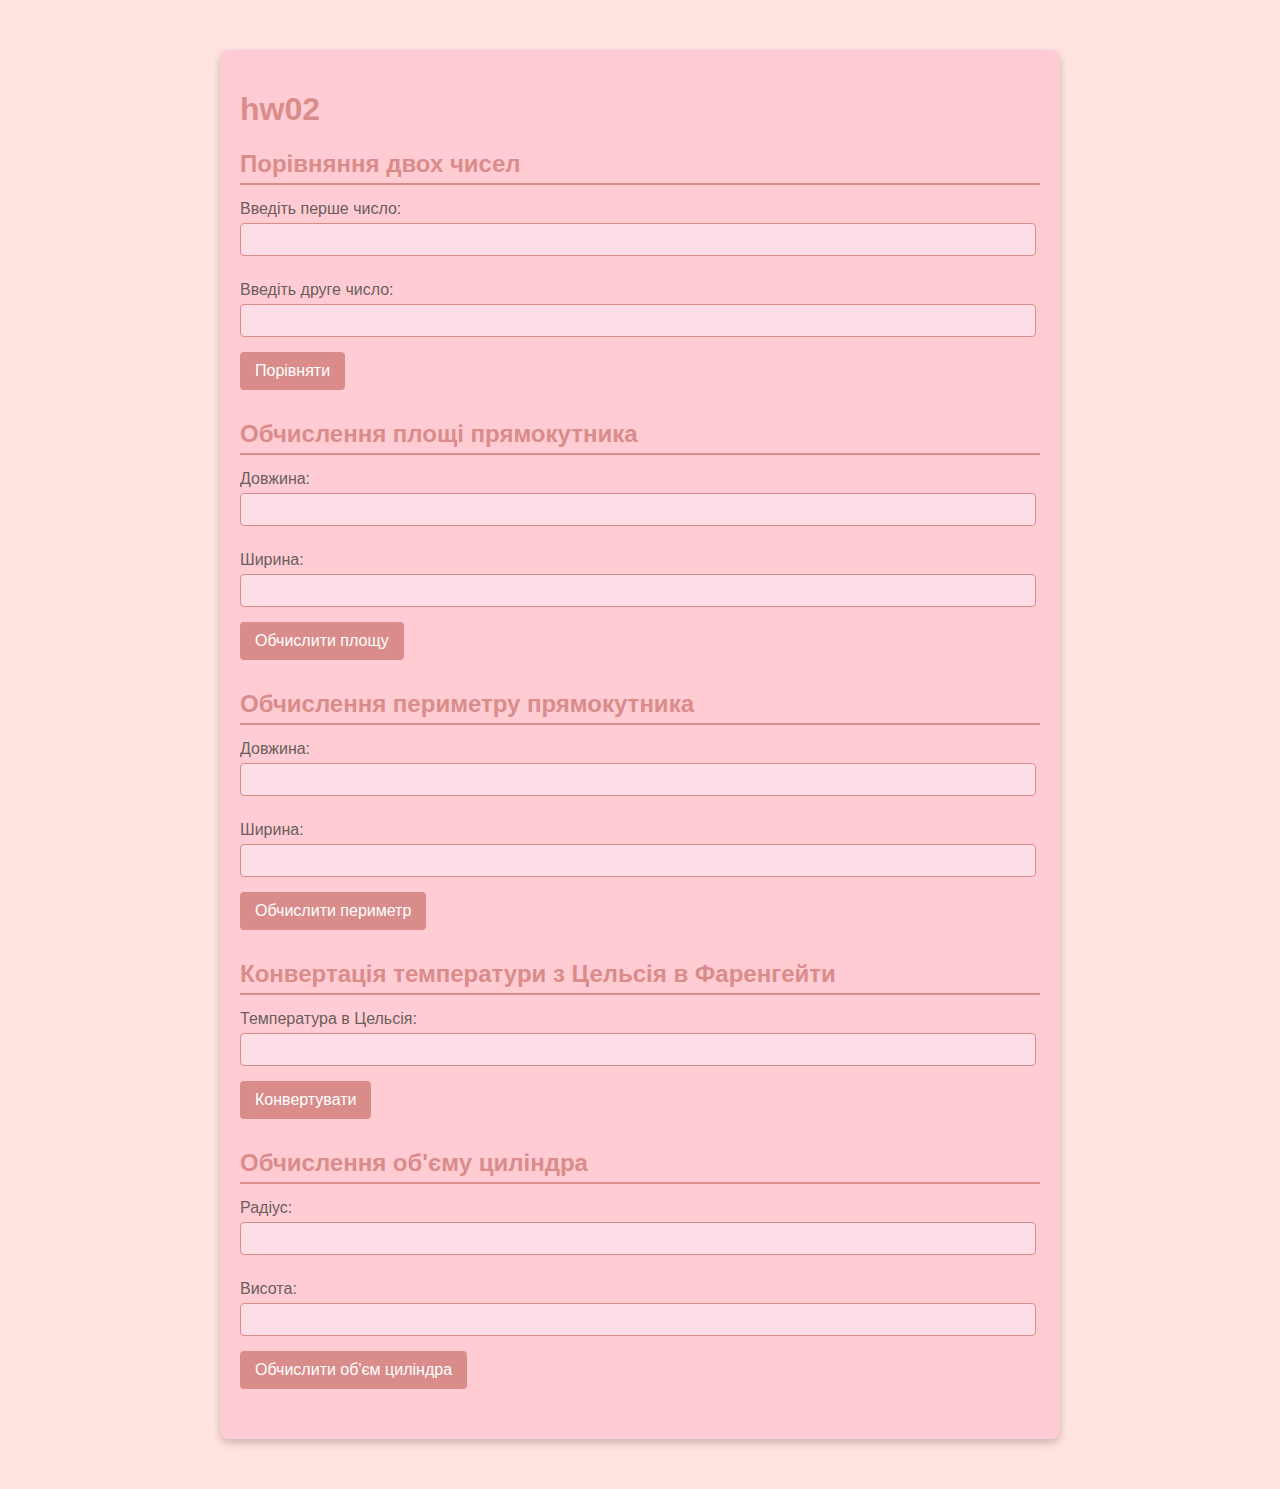
<file: 02/index.html>
<!DOCTYPE html>
<html lang="uk">
<head>
    <meta charset="UTF-8">
    <meta name="viewport" content="width=device-width, initial-scale=1.0">
    <title>≧( ° ° )≦</title>
    <link rel="stylesheet" href="styles.css">
</head>
<body>
    <div class="container">
        <h1>hw02</h1>

        <section class="task">
            <h2>Порівняння двох чисел</h2>
            <label for="number1">Введіть перше число:</label>
            <input type="number" id="number1">
            <label for="number2">Введіть друге число:</label>
            <input type="number" id="number2">
            <button onclick="compareNumbers()">Порівняти</button>
            <p id="compareResult"></p>
        </section>

        <section class="task">
            <h2>Обчислення площі прямокутника</h2>
            <label for="length">Довжина:</label>
            <input type="number" id="length">
            <label for="width">Ширина:</label>
            <input type="number" id="width">
            <button onclick="calculateArea()">Обчислити площу</button>
            <p id="areaResult"></p>
        </section>

        <section class="task">
            <h2>Обчислення периметру прямокутника</h2>
            <label for="lengthPerimeter">Довжина:</label>
            <input type="number" id="lengthPerimeter">
            <label for="widthPerimeter">Ширина:</label>
            <input type="number" id="widthPerimeter">
            <button onclick="calculatePerimeter()">Обчислити периметр</button>
            <p id="perimeterResult"></p>
        </section>

        <section class="task">
            <h2>Конвертація температури з Цельсія в Фаренгейти</h2>
            <label for="celsius">Температура в Цельсія:</label>
            <input type="number" id="celsius">
            <button onclick="convertToFahrenheit()">Конвертувати</button>
            <p id="fahrenheitResult"></p>
        </section>

        <section class="task">
            <h2>Обчислення об'єму циліндра</h2>
            <label for="radius">Радіус:</label>
            <input type="number" id="radius">
            <label for="height">Висота:</label>
            <input type="number" id="height">
            <button onclick="calculateCylinderVolume()">Обчислити об'єм циліндра</button>
            <p id="volumeResult"></p>
        </section>
    </div>

    <script src="scripts.js"></script>
</body>
</html>
</file>
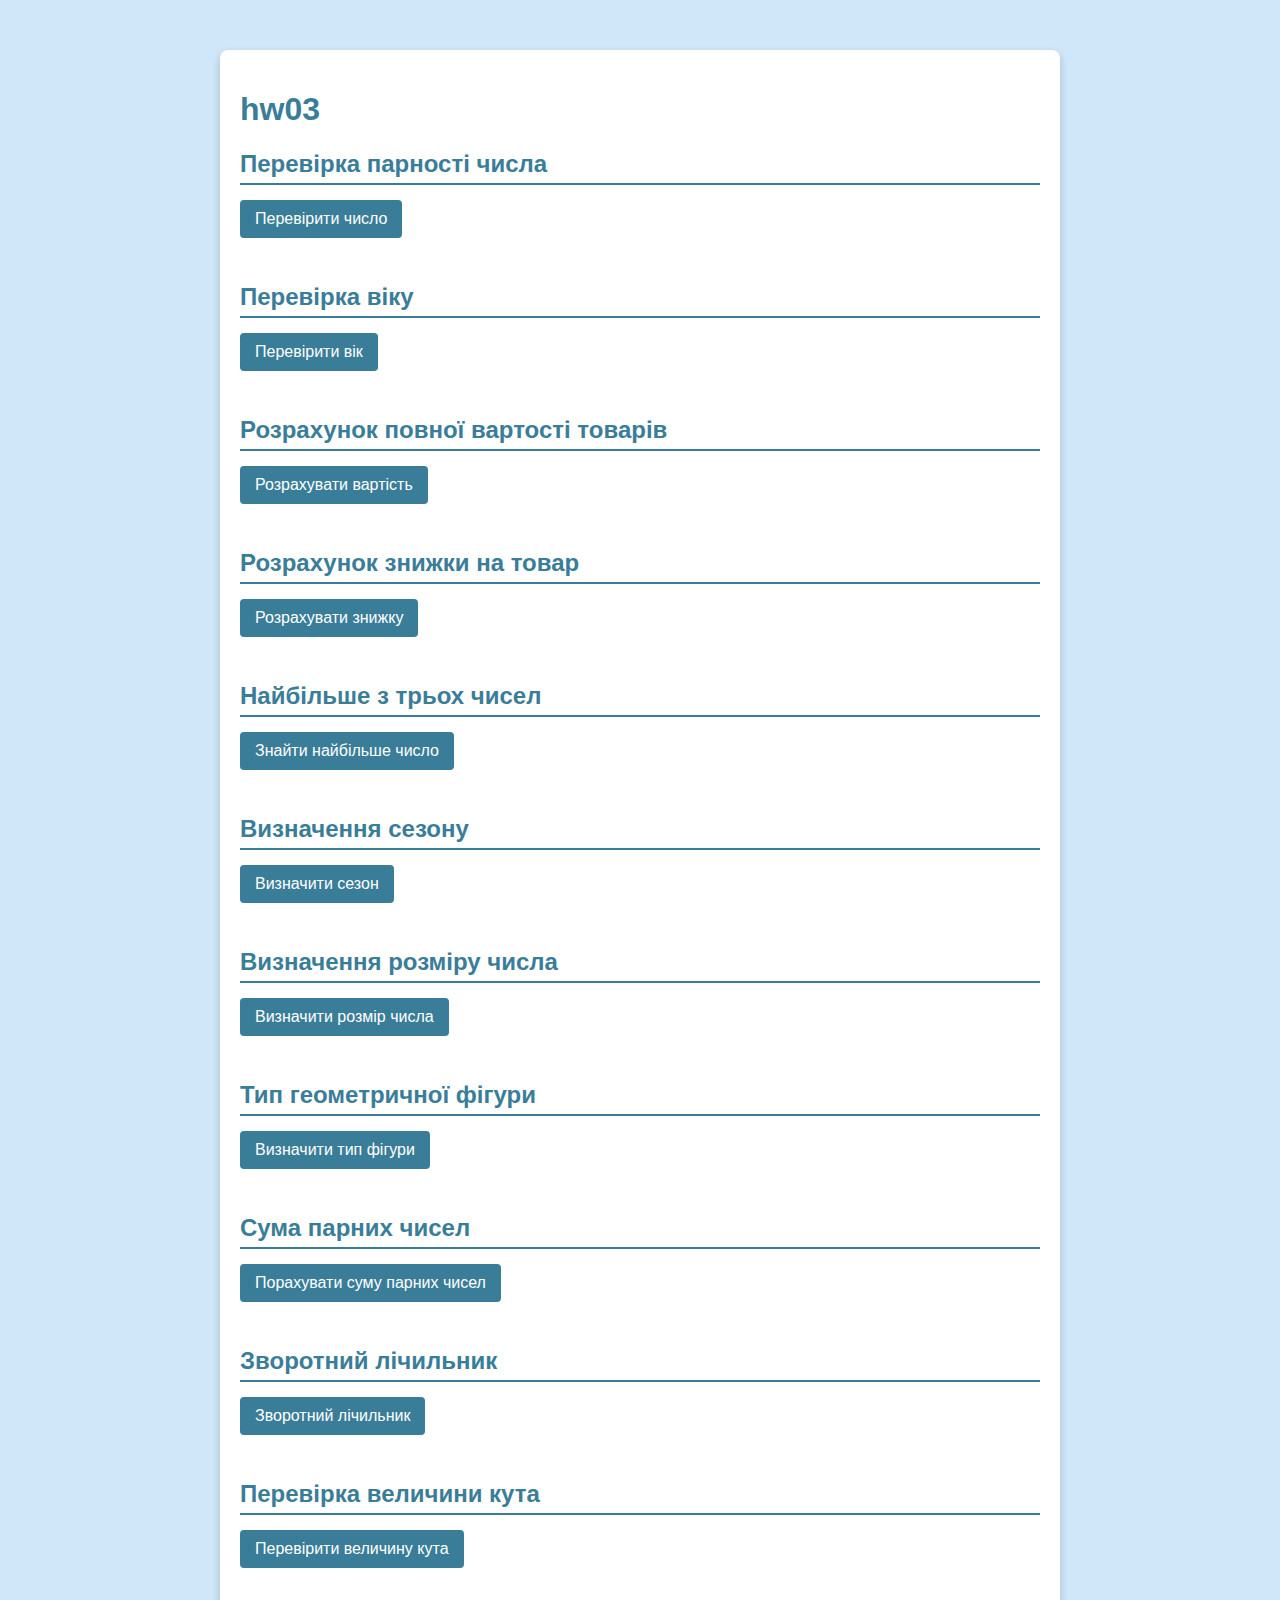
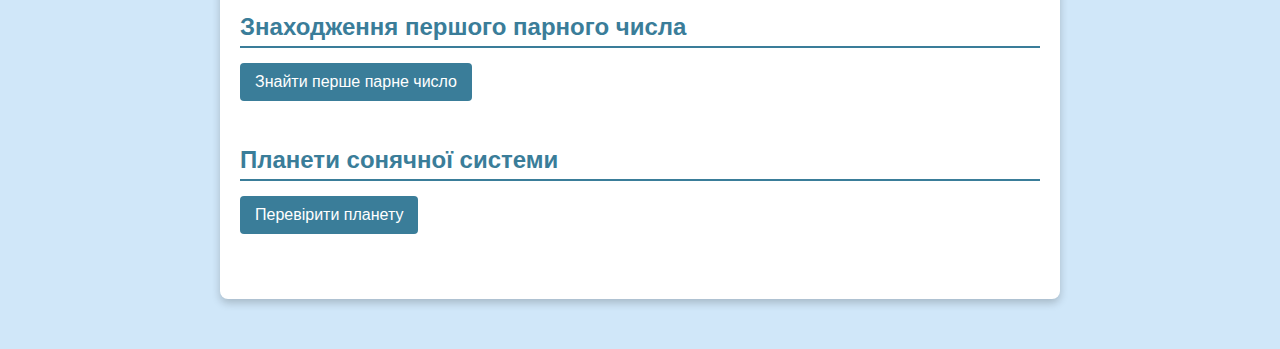
<file: 03/index.html>
<!DOCTYPE html>
<html lang="uk">
<head>
    <meta charset="UTF-8">
    <meta name="viewport" content="width=device-width, initial-scale=1.0">
    <title>( o˘◡˘o) ┌iii┐</title>
    <link rel="stylesheet" href="styles.css">
</head>
<body>
    <div class="container">
        <h1>hw03</h1>

        <section class="task">
            <h2>Перевірка парності числа</h2>
            <button onclick="checkEvenOdd()">Перевірити число</button>
        </section>

        <section class="task">
            <h2>Перевірка віку</h2>
            <button onclick="checkAge()">Перевірити вік</button>
        </section>

        <section class="task">
            <h2>Розрахунок повної вартості товарів</h2>
            <button onclick="calculateTotalCost()">Розрахувати вартість</button>
        </section>

        <section class="task">
            <h2>Розрахунок знижки на товар</h2>
            <button onclick="calculateDiscount()">Розрахувати знижку</button>
        </section>

        <section class="task">
            <h2>Найбільше з трьох чисел</h2>
            <button onclick="findMaxNumber()">Знайти найбільше число</button>
        </section>

        <section class="task">
            <h2>Визначення сезону</h2>
            <button onclick="determineSeason()">Визначити сезон</button>
        </section>

        <section class="task">
            <h2>Визначення розміру числа</h2>
            <button onclick="determineNumberSize()">Визначити розмір числа</button>
        </section>

        <section class="task">
            <h2>Тип геометричної фігури</h2>
            <button onclick="determineFigureType()">Визначити тип фігури</button>
        </section>

        <section class="task">
            <h2>Сума парних чисел</h2>
            <button onclick="sumEvenNumbers()">Порахувати суму парних чисел</button>
        </section>

        <section class="task">
            <h2>Зворотний лічильник</h2>
            <button onclick="reverseCounter()">Зворотний лічильник</button>
        </section>

        <section class="additional-task">
            <h2>Перевірка величини кута</h2>
            <button onclick="checkAngle()">Перевірити величину кута</button>
        </section>

        <section class="additional-task">
            <h2>Знаходження першого парного числа</h2>
            <button onclick="findFirstEven()">Знайти перше парне число</button>
        </section>

        <section class="additional-task">
            <h2>Планети сонячної системи</h2>
            <button onclick="checkPlanet()">Перевірити планету</button>
        </section>
    </div>

    <script src="scripts.js"></script>
</body>
</html>
</file>
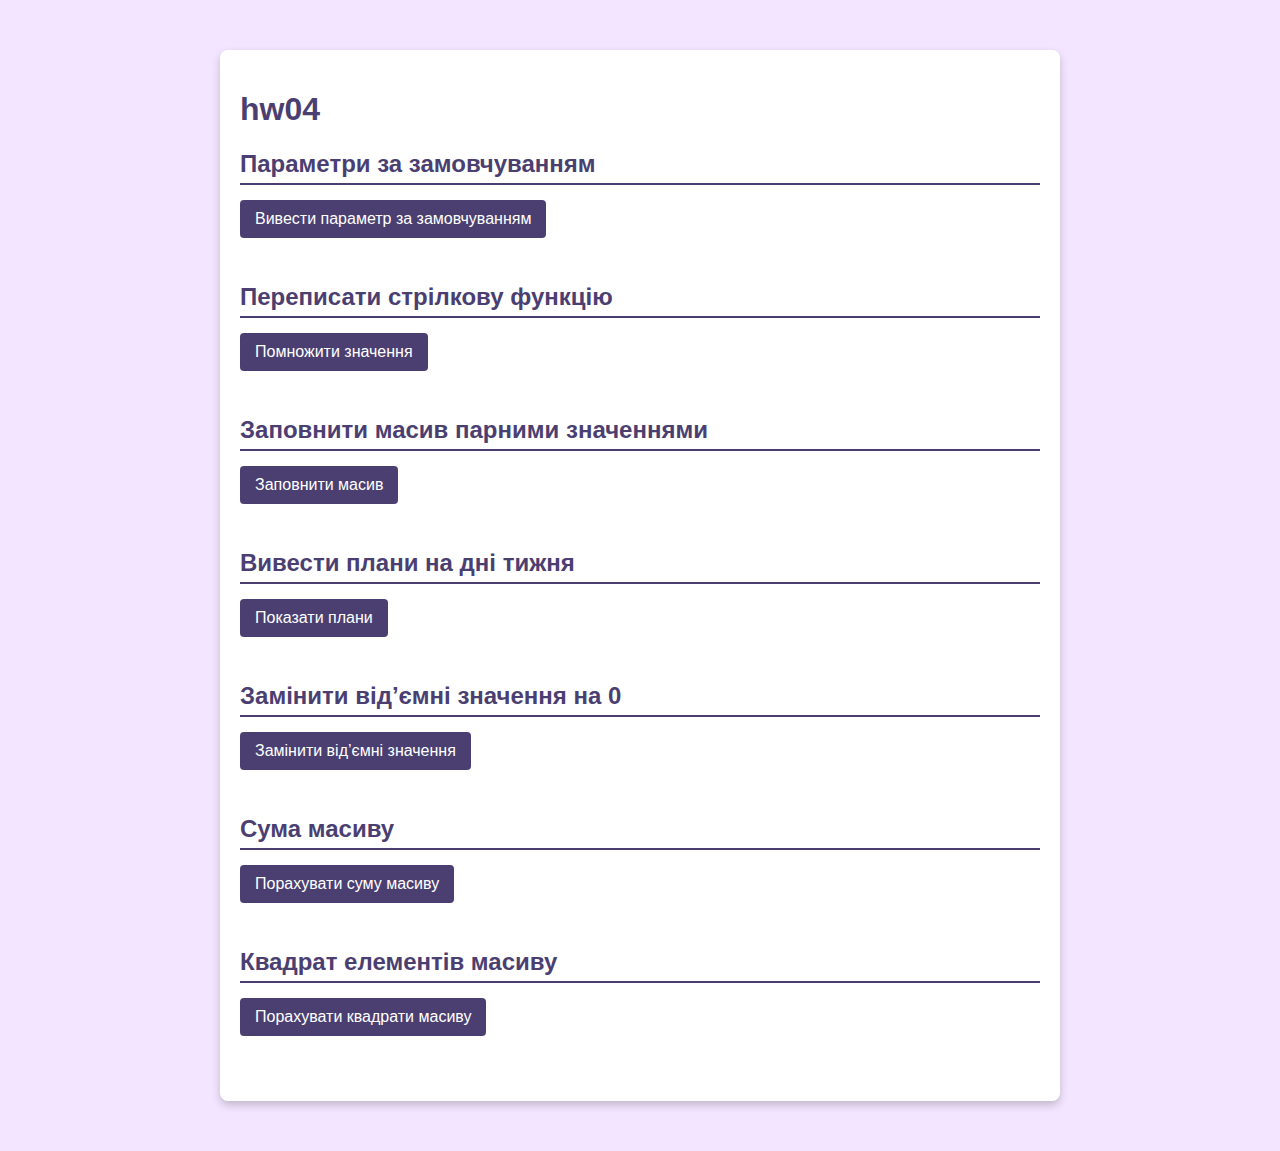
<file: 04/index.html>
<!DOCTYPE html>
<html lang="uk">
<head>
    <meta charset="UTF-8">
    <meta name="viewport" content="width=device-width, initial-scale=1.0">
    <title>ʕ ᵔᴥᵔ ʔ</title>
    <link rel="stylesheet" href="styles.css">
</head>
<body>
    <div class="container">
        <h1>hw04</h1>
<section class="task">
            <h2>Параметри за замовчуванням</h2>
            <button onclick="greetAndRun(defaultParameter)">Вивести параметр за замовчуванням</button>
        </section>

        <section class="task">
            <h2>Переписати стрілкову функцію</h2>
            <button onclick="greetAndRun(multiplyValues)">Помножити значення</button>
        </section>

        <section class="task">
            <h2>Заповнити масив парними значеннями</h2>
            <button onclick="greetAndRun(fillEvenNumbers)">Заповнити масив</button>
        </section>

        <section class="task">
            <h2>Вивести плани на дні тижня</h2>
            <button onclick="greetAndRun(printPlans)">Показати плани</button>
        </section>

        <section class="task">
            <h2>Замінити від’ємні значення на 0</h2>
            <button onclick="greetAndRun(replaceNegativeValues)">Замінити від’ємні значення</button>
        </section>

        <section class="additional-task">
            <h2>Сума масиву</h2>
            <button onclick="greetAndRun(summArray)">Порахувати суму масиву</button>
        </section>

        <section class="additional-task">
            <h2>Квадрат елементів масиву</h2>
            <button onclick="greetAndRun(squareArray)">Порахувати квадрати масиву</button>
        </section>
    </div>

    <script src="scripts.js"></script>
</body>
</html>
</file>
<file: 02/styles.css>
body {
    font-family: Arial, sans-serif;
    background-color: #ffe4e1; 
    color: #6a5f5b;
    margin: 0;
    padding: 0;
}

.container {
    max-width: 800px;
    margin: 50px auto;
    padding: 20px;
    background-color: #ffccd4; 
    box-shadow: 0 4px 8px rgba(0, 0, 0, 0.2);
    border-radius: 8px;
    color: #6a5f5b; 
}

h1, h2 {
    color: #d98c8a; 
}

label {
    display: block;
    margin: 10px 0 5px;
}

input[type="number"] {
    width: calc(100% - 22px);
    padding: 8px;
    margin-bottom: 15px;
    border: 1px solid #d98c8a; 
    border-radius: 4px;
    background-color: #fddde6; 
    color: #6a5f5b; 
}

button {
    background-color: #d98c8a; 
    color: white;
    padding: 10px 15px;
    border: none;
    border-radius: 4px;
    cursor: pointer;
    font-size: 16px;
}

button:hover {
    background-color: #c67c7a;
}

.task {
    margin-bottom: 30px;
}

.task h2 {
    border-bottom: 2px solid #d98c8a;
    padding-bottom: 5px;
    margin-bottom: 15px;
}

p {
    margin-top: 10px;
    font-size: 18px;
    color: #6a5f5b; 
}
</file>
<file: 03/styles.css>
body {
    font-family: Arial, sans-serif;
    background-color: #d0e7f9;
    color: #2f2f2f; 
    margin: 0;
    padding: 0;
}

.container {
    max-width: 800px;
    margin: 50px auto;
    padding: 20px;
    background-color: #ffffff; 
    box-shadow: 0 4px 8px rgba(0, 0, 0, 0.2);
    border-radius: 8px;
}

h1, h2 {
    color: #3a7d99; 
}

button {
    background-color: #3a7d99; 
    color: white;
    padding: 10px 15px;
    border: none;
    border-radius: 4px;
    cursor: pointer;
    font-size: 16px;
    margin-bottom: 15px;
}

button:hover {
    background-color: #2b5e76;
}

.task, .additional-task {
    margin-bottom: 30px;
}

.task h2, .additional-task h2 {
    border-bottom: 2px solid #3a7d99;
    padding-bottom: 5px;
    margin-bottom: 15px;
}
</file>
<file: 04/styles.css>
/* Нежные фиолетово-пурпурные тона */
body {
    font-family: Arial, sans-serif;
    background-color: #f3e5ff; /* Нежно-фиолетовый фон */
    color: #4b3f72; /* Темный текст */
    margin: 0;
    padding: 0;
}

.container {
    max-width: 800px;
    margin: 50px auto;
    padding: 20px;
    background-color: #ffffff; /* Белый контейнер для контраста */
    box-shadow: 0 4px 8px rgba(0, 0, 0, 0.2);
    border-radius: 8px;
}

h1, h2 {
    color: #4b3f72; /* Темно-фиолетовый для заголовков */
}

button {
    background-color: #4b3f72; /* Нежно-фиолетовая кнопка */
    color: white;
    padding: 10px 15px;
    border: none;
    border-radius: 4px;
    cursor: pointer;
    font-size: 16px;
    margin-bottom: 15px;
}

button:hover {
    background-color: #3c3258; /* Темный пурпурный при наведении */
}

.task, .additional-task {
    margin-bottom: 30px;
}

.task h2, .additional-task h2 {
    border-bottom: 2px solid #4b3f72; /* Темно-фиолетовая граница для заголовков */
    padding-bottom: 5px;
    margin-bottom: 15px;
}
</file>
